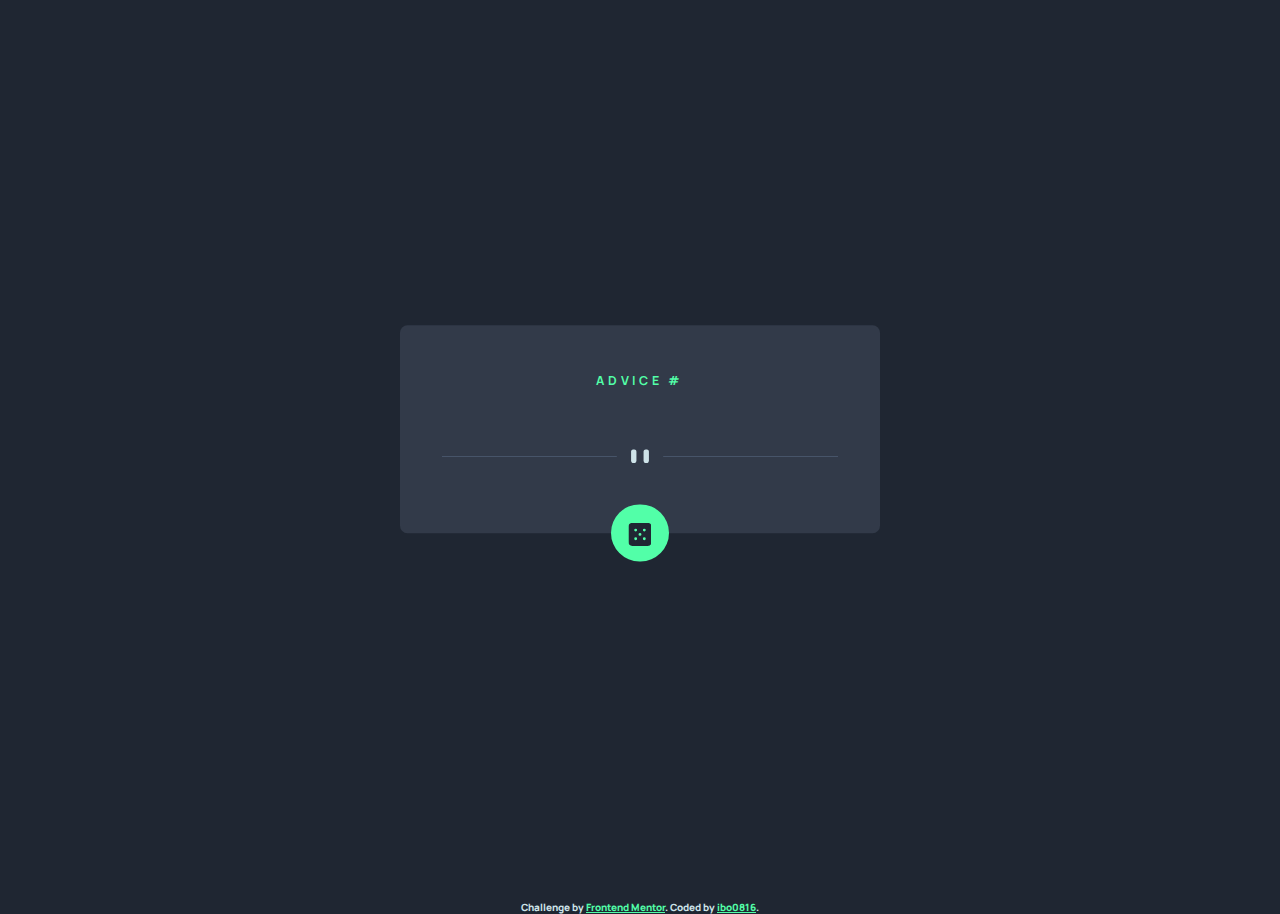
<file: advice-generator-app-main/index.html>
<!DOCTYPE html>
<html lang="en">
<head>
  <meta charset="UTF-8">
  <meta name="viewport" content="width=device-width, initial-scale=1.0"> <!-- displays site properly based on user's device -->

  <link rel="icon" type="image/png" sizes="32x32" href="./images/favicon-32x32.png">
  <link rel="stylesheet" type="text/css" href="style.css">
  <title>Frontend Mentor | Advice generator app</title>
</head>
<body>
  <main>
    <h1>Advice #<span id="advice_id"></span></h1>
    <p></p>
    <img src="images/pattern-divider-mobile.svg" alt="">
    <button type="button">
      <img src="images/icon-dice.svg" alt="button image">
    </button>
  </main>
  <footer>
    Challenge by <a href="https://www.frontendmentor.io?ref=challenge" target="_blank">Frontend Mentor</a>. 
    Coded by <a href="https://github.com/ibo0816/frontend-mentor-challenges/tree/main/advice-generator-app-main">ibo0816</a>.
  </footer>
  <script src="advice.js"></script>
</body>
</html>
</file>
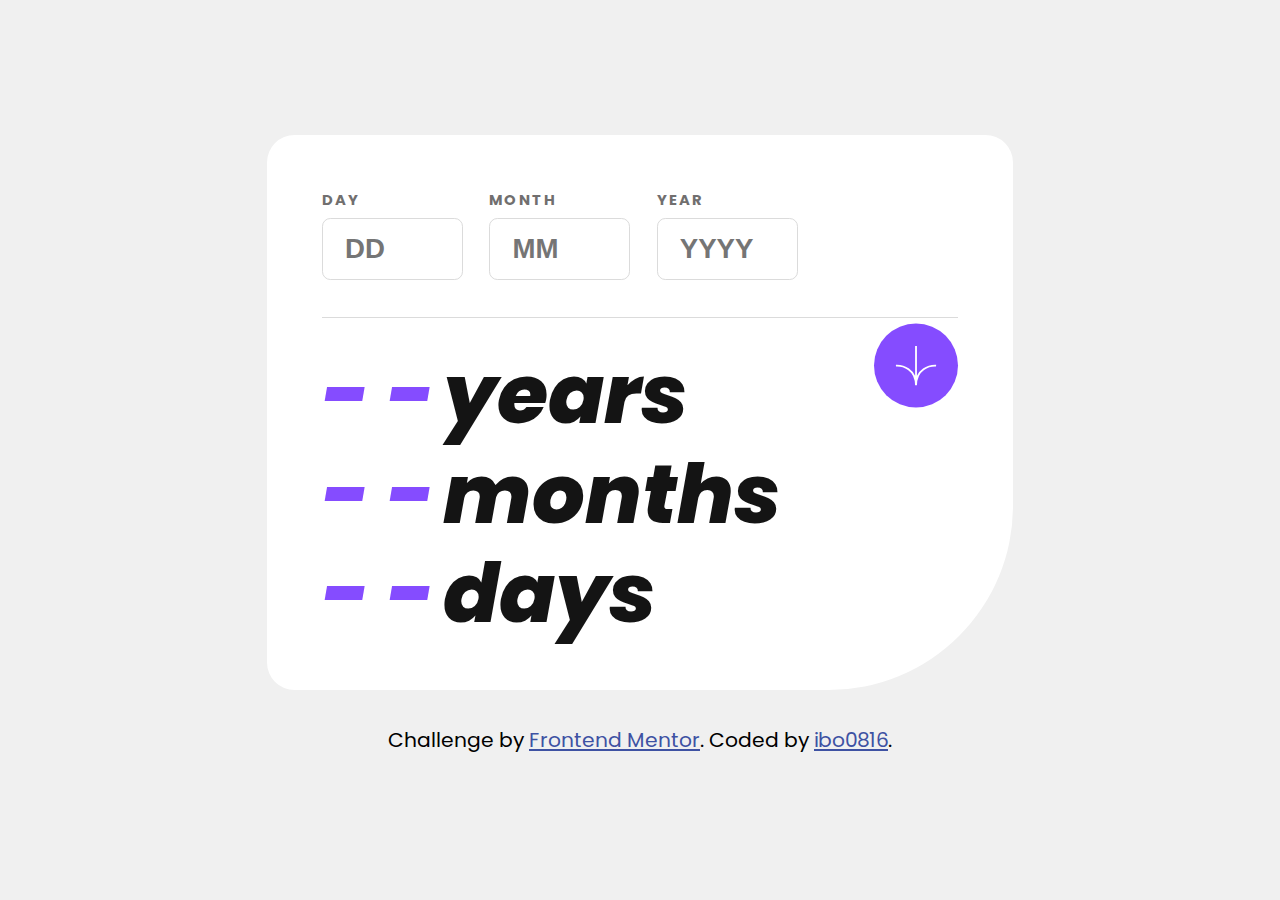
<file: age-calculator-app-main/index.html>
<!DOCTYPE html>
<html lang="en">
<head>
  <meta charset="UTF-8">
  <meta name="viewport" content="width=device-width, initial-scale=1.0"> <!-- displays site properly based on user's device -->

  <link rel="icon" type="image/png" sizes="32x32" href="./assets/images/favicon-32x32.png">
  <link rel="stylesheet" type="text/css" href="style.css">
  <title>Frontend Mentor | Age calculator app</title>
</head>
<body>
  <main>
    <section id="date">
      <form>
        <div class="user_input">
          <label for="user_day">Day</label>
          <input id="user_day" type="number" maxlength="2" placeholder="DD" name="day">
          <p class="error_msg"></p>
        </div>
        <div class="user_input">
          <label for="user_month">Month</label>
          <input id="user_month" type="number" maxlength="2" placeholder="MM" name="month">
          <p class="error_msg"></p>
        </div>
        <div class="user_input">
          <label for="user_year">Year</label>
          <input id="user_year" type="number" maxlength="4" placeholder="YYYY" name="year">
          <p class="error_msg"></p>
        </div>
        <div class="circle">
          <button type="submit">
            <img src="assets/images/icon-arrow.svg" alt="">
          </button>
        </div>
      </form>
    </section>
    <section id="age">
      <p id="age_year"><span class="calculated_age">- -</span>years</p>
      <p id="age_month"><span class="calculated_age">- -</span>months</p>
      <p id="age_day"><span class="calculated_age">- -</span>days</p>
    </section>
  </main>
  <footer>
    Challenge by <a href="https://www.frontendmentor.io?ref=challenge" target="_blank">Frontend Mentor</a>. 
    Coded by <a href="https://github.com/ibo0816/frontend-mentor-challenges/tree/main/age-calculator-app-main">ibo0816</a>.
  </footer>
  <script src="script.js"></script>
</body>
</html>
</file>
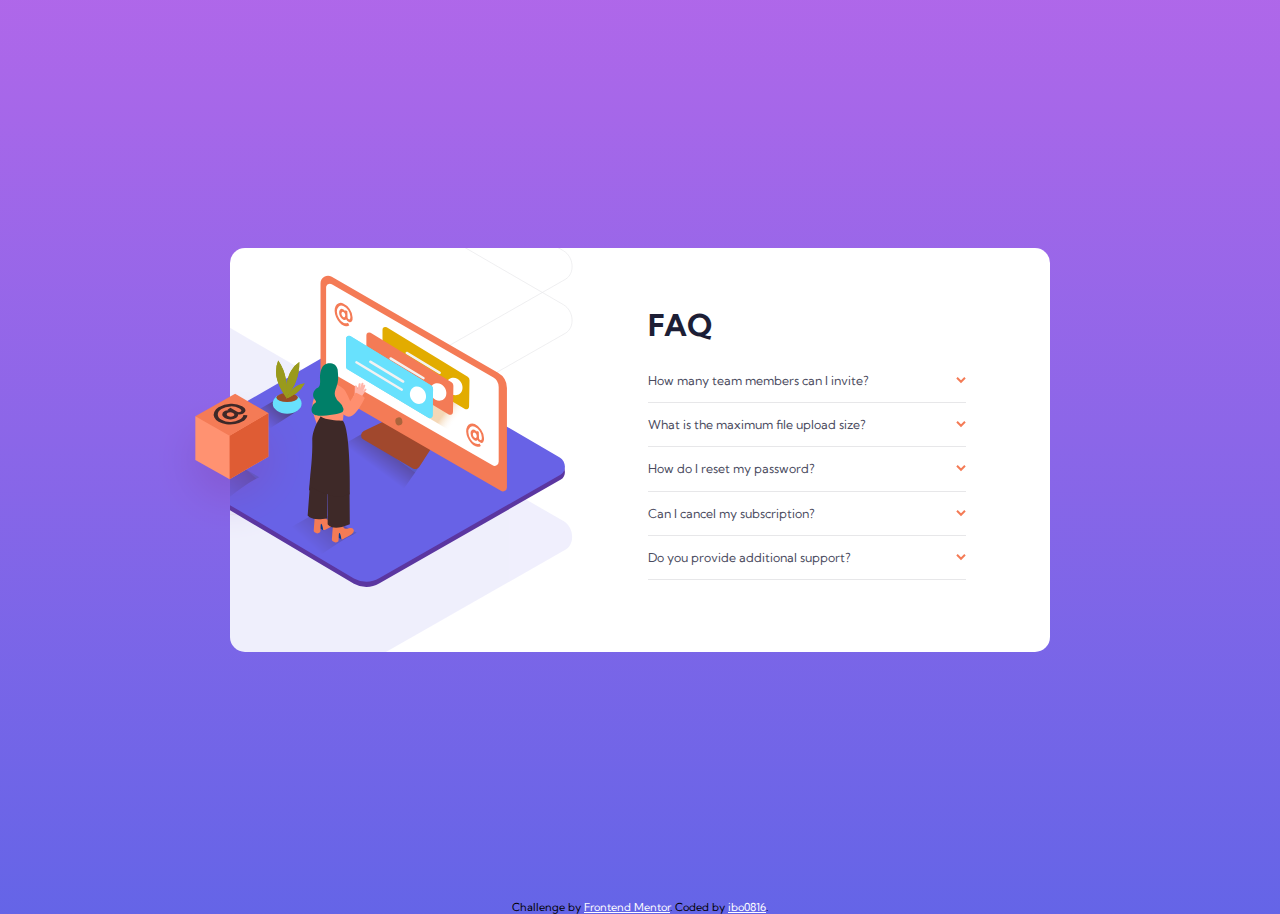
<file: faq-accordion-card-main/index.html>
<!DOCTYPE html>
<html lang="en">
<head>
  <meta charset="UTF-8">
  <meta name="viewport" content="width=device-width, initial-scale=1.0"> <!-- displays site properly based on user's device -->

  <link rel="icon" type="image/png" sizes="32x32" href="./images/favicon-32x32.png">
  <link rel="stylesheet" type="text/css" href="style.css">
  <title>Frontend Mentor | FAQ Accordion Card</title>
</head>
<body>
  <main>
    <section>
      <img src="images/illustration-woman-online-mobile.svg" alt="">
      <h1>FAQ</h1>
      <ul>
        <li>
          <input type="checkbox" id="btn1" hidden>
          <label for="btn1">
            <h2>How many team members can I invite?</h2>
            <span class="arrow"></span>
          </label>
          <p>You can invite up to 2 additional users on the Free plan. There is no limit on 
            team members for the Premium plan.</p>
        </li>
        <li>
          <input type="checkbox" id="btn2" hidden>
          <label for="btn2">
            <h2>What is the maximum file upload size?</h2>
            <span class="arrow"></span>
          </label>
          <p>No more than 2GB. All files in your account must fit your allotted storage space.</p>
        </li>
        <li>
          <input type="checkbox" id="btn3" hidden>
          <label for="btn3">
            <h2>How do I reset my password?</h2>
            <span class="arrow"></span>
          </label>
          <p>Click “Forgot password” from the login page or “Change password” from your profile page.
            A reset link will be emailed to you.</p>
        </li>
        <li>
          <input type="checkbox" id="btn4" hidden>
          <label for="btn4">
            <h2>Can I cancel my subscription?</h2>
            <span class="arrow"></span>
          </label>
          <p>Yes! Send us a message and we’ll process your request no questions asked.</p>
        </li>
        <li>
          <input type="checkbox" id="btn5" hidden>
          <label for="btn5">
            <h2>Do you provide additional support?</h2>
            <span class="arrow"></span>
          </label>
          <p>Chat and email support is available 24/7. Phone lines are open during normal business hours.</p>
        </li>
      </ul>
    </section>
  </main>
  <footer>
    Challenge by <a href="https://www.frontendmentor.io?ref=challenge" target="_blank">Frontend Mentor</a>. 
    Coded by <a href="https://github.com/ibo0816/frontend-mentor-challenges/tree/main/faq-accordion-card-main">ibo0816</a>.
  </footer>
</body>
</html>
</file>
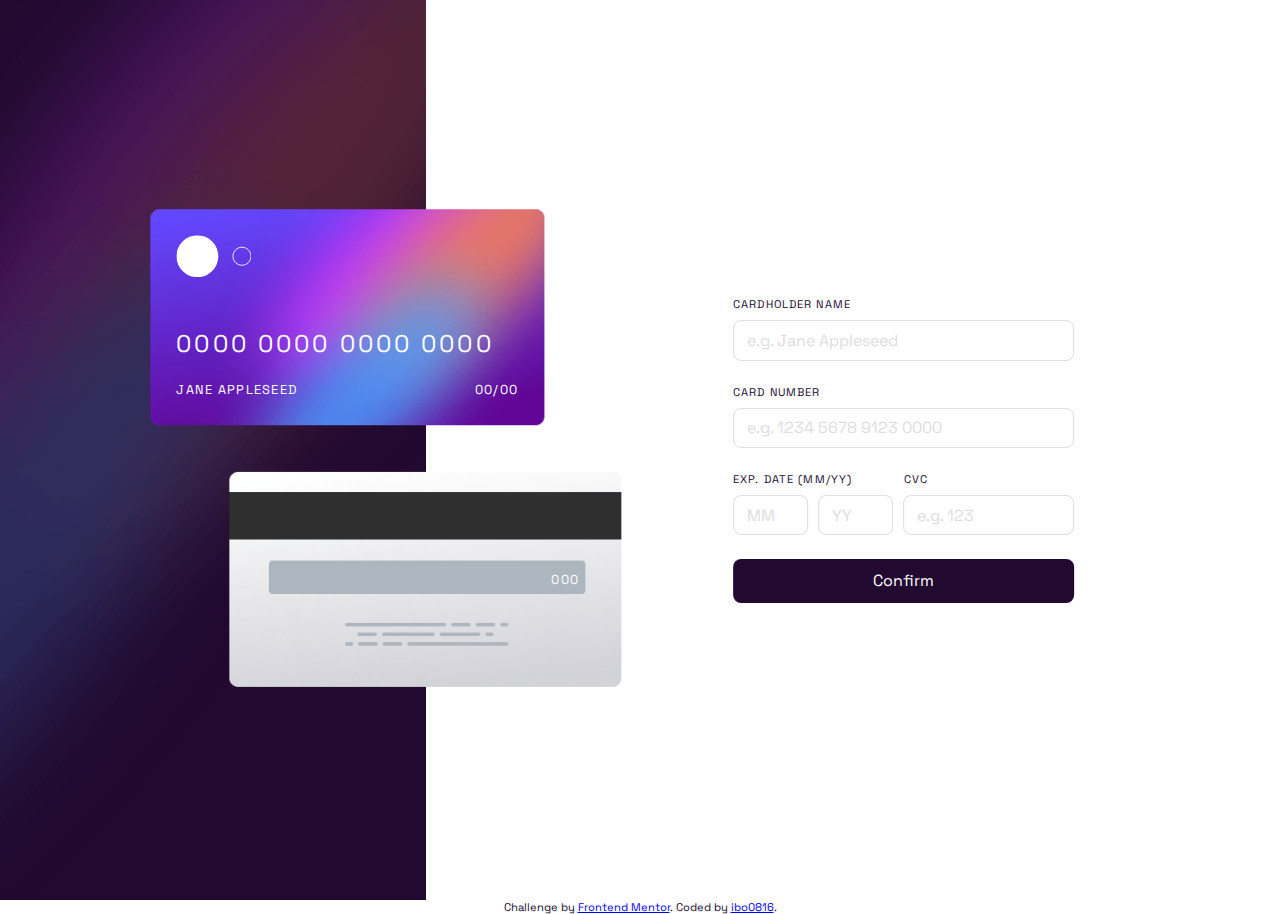
<file: interactive-card-details-form-main/index.html>
<!DOCTYPE html>
<html lang="en">
<head>
  <meta charset="UTF-8">
  <meta name="viewport" content="width=device-width, initial-scale=1.0"> <!-- displays site properly based on user's device -->

  <link rel="icon" type="image/png" sizes="32x32" href="./images/favicon-32x32.png">
  <link rel="stylesheet" type="text/css" href="style.css">
  <title>Frontend Mentor | Interactive card details form</title>
</head>
<body>
  <main>
    <div id="card">
      <div id="card_front">
        <img src="images/card-logo.svg" alt="card logo">
        <p id="card_num">0000 0000 0000 0000</p>
        <div>
          <p id="cardholder_name">Jane Appleseed</p>
          <p id="date">
            <span id="month">00</span>/<span id="year">00</span>
          </p>
        </div>
      </div>
      <div id="card_back">
        <p id="cvc">000</p>
      </div>
    </div>
    <div id="content">
      <div id="input">
        <form>
          <label for="input_name">Cardholder Name</label>
          <div>
            <input type="text" id="input_name" placeholder="e.g. Jane Appleseed">
            <p class="error_msg"></p>
          </div>

          <label for="input_num">Card Number</label>
          <div>
            <input type="text" id="input_num" maxlength="19" placeholder="e.g. 1234 5678 9123 0000">
            <p class="error_msg"></p>
          </div>

          <label class="half">Exp. Date (MM/YY)</label>
          <label for="input_cvc" class="half">CVC</label>
          <div id="last_line_input">
            <input type="text" id="input_month" maxlength="2" placeholder="MM">
            <input type="text" id="input_year" maxlength="2" placeholder="YY">
            <input type="text" id="input_cvc" maxlength="3" placeholder="e.g. 123">
            <p class="error_msg half"></p>
            <p class="error_msg half"></p>
          </div>

          <button type="submit">Confirm</button>
        </form>
      </div>
      <div id="completed">
        <img src="images/icon-complete.svg" alt="">
        <h1>Thank you!</h1>
        <p>We've added your card details</p>
        <button type="button">Continue</button>
      </div>
    </div>
  </main>
  <footer>
    Challenge by <a href="https://www.frontendmentor.io?ref=challenge" target="_blank">Frontend Mentor</a>. 
    Coded by <a href="https://github.com/ibo0816/frontend-mentor-challenges/tree/main/interactive-card-details-form-main">ibo0816</a>.
  </footer>
  <script src="script.js"></script>
</body>
</html>
</file>
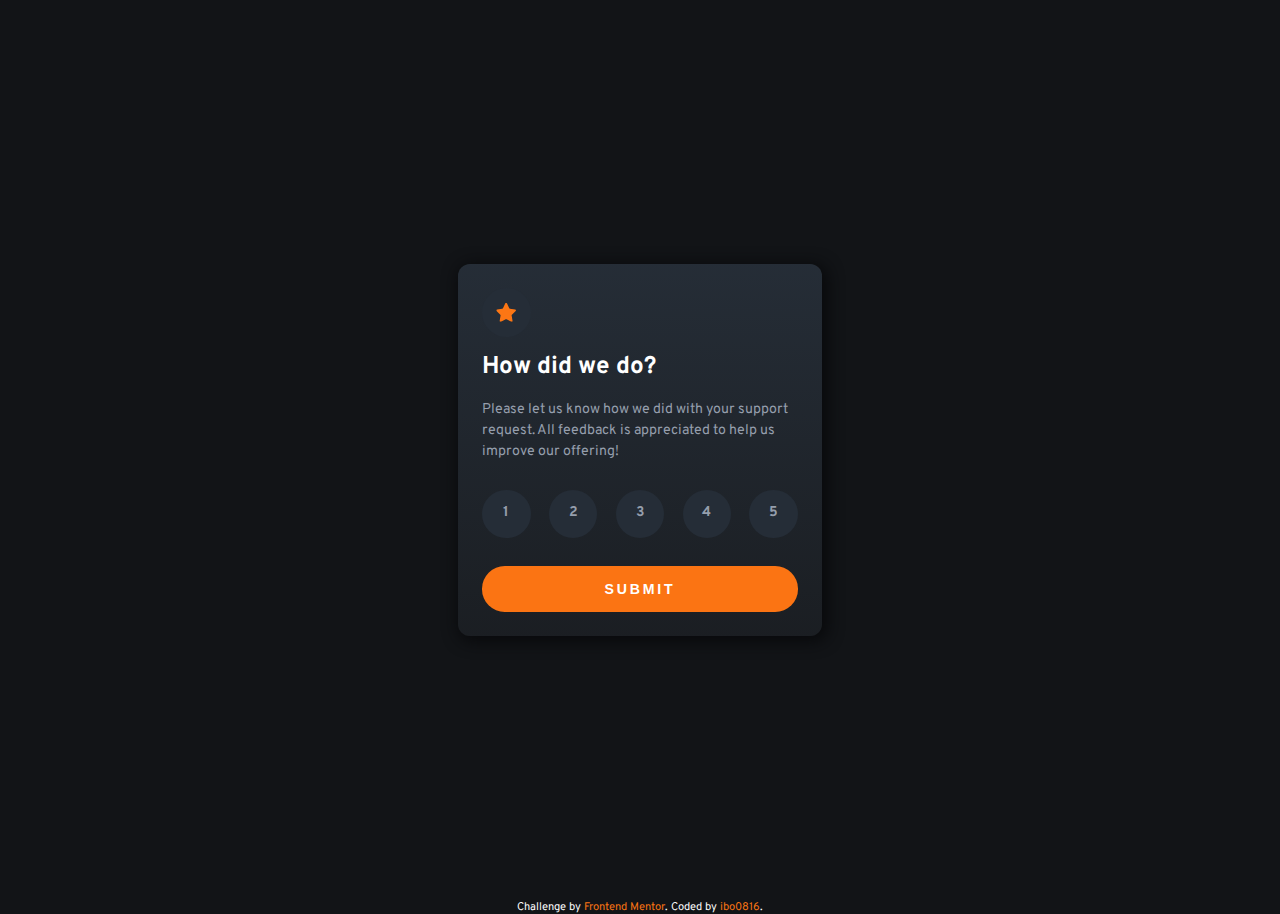
<file: interactive-rating-component-main/index.html>
<!DOCTYPE html>
<html lang="en">
<head>
  <meta charset="UTF-8">
  <meta name="viewport" content="width=device-width, initial-scale=1.0"> <!-- displays site properly based on user's device -->

  <link rel="icon" type="image/png" sizes="32x32" href="./images/favicon-32x32.png">
  <link rel="stylesheet" type="text/css" href="style.css">
  <script src="script.js"></script>
  <title>Frontend Mentor | Interactive rating component</title>
</head>
<body>
  <main>
    <section id="rating">
      <div class="circle"><img src="images/icon-star.svg" alt=""></div>
      <h1>How did we do?</h1>
      <p>Please let us know how we did with your support request. All feedback is appreciated 
        to help us improve our offering!</p>
      <form>
        <div class="radio_btn">
          <input type="radio" name="rate" id="num1" value="1"><div class="circle"><label for="num1">1</label></div>
          <input type="radio" name="rate" id="num2" value="2"><div class="circle"><label for="num2">2</label></div>
          <input type="radio" name="rate" id="num3" value="3"><div class="circle"><label for="num3">3</label></div>
          <input type="radio" name="rate" id="num4" value="4"><div class="circle"><label for="num4">4</label></div>
          <input type="radio" name="rate" id="num5" value="5"><div class="circle"><label for="num5">5</label></div>
        </div>
        <input type="submit" value="Submit" id="submit" onclick="changeScreen(); return false;">
      </form>
    </section>
    <section id="thank">
      <img src="images/illustration-thank-you.svg" alt="">
      <p id="result">You selected <span id="u_input"></span> out of 5</p>
      <h1>Thank you!</h1>
      <p>We appreciate you taking the time to give a rating. If you ever need more support, 
        don’t hesitate to get in touch!</p>
    </section>
  </main>
  <footer>
    Challenge by <a href="https://www.frontendmentor.io?ref=challenge" target="_blank">Frontend Mentor</a>. 
    Coded by <a href="https://github.com/ibo0816/frontend-mentor-challenges/tree/main/interactive-rating-component-main">ibo0816</a>.
  </footer>
</body>
</html>
</file>
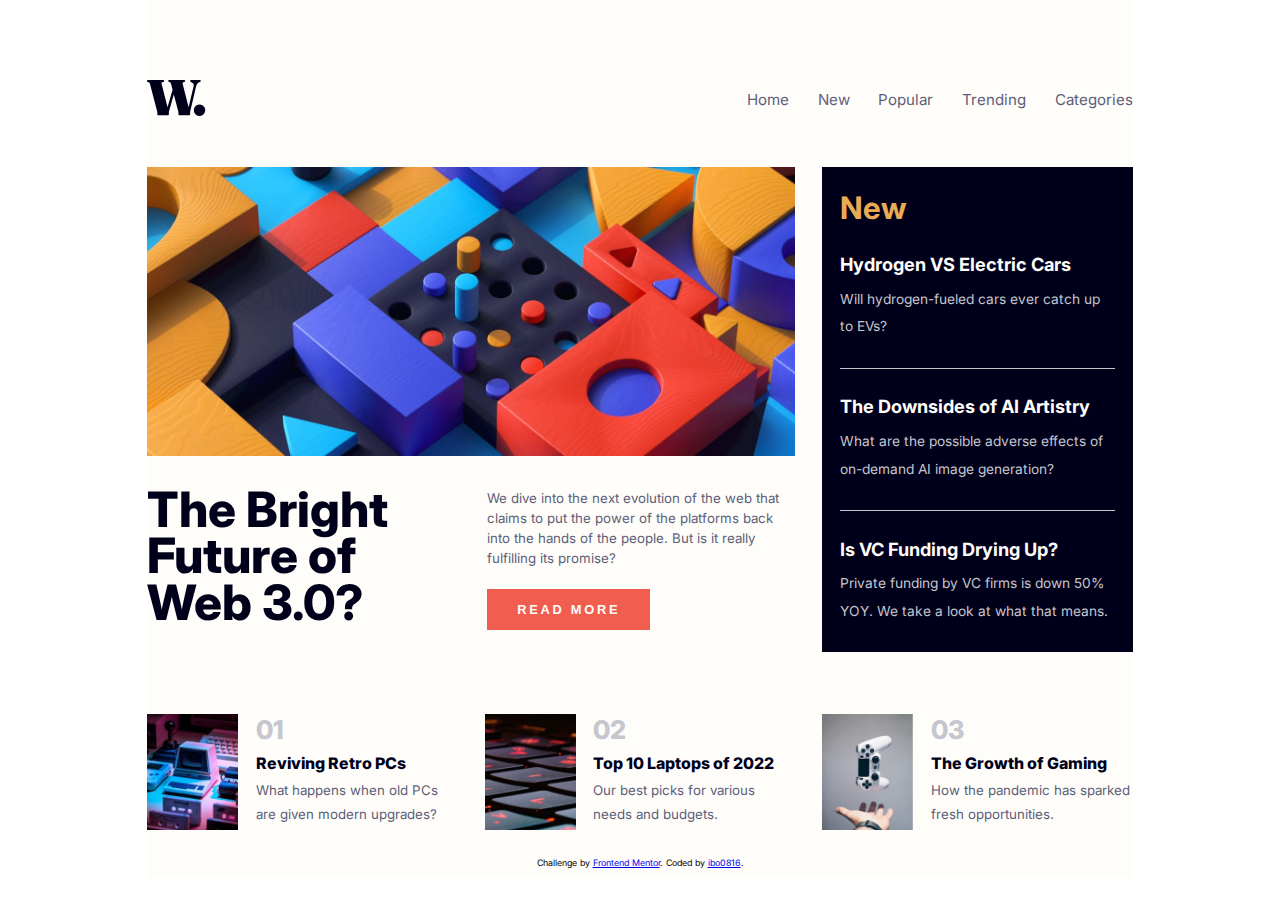
<file: news-homepage-main/index.html>
<!DOCTYPE html>
<html lang="en">
<head>
  <meta charset="UTF-8">
  <meta name="viewport" content="width=device-width, initial-scale=1.0"> <!-- displays site properly based on user's device -->

  <link rel="icon" type="image/png" sizes="32x32" href="./assets/images/favicon-32x32.png">
  <link rel="stylesheet" href="style.css">
  <title>Frontend Mentor | News homepage</title>
</head>
<body>
  <div id="filter"></div>
  <div id="container">
    <header>
      <a href="index.html">
        <img id="logo" src="assets/images/logo.svg">
      </a>
      <img id="menu_btn" src="assets/images/icon-menu.svg">
      <nav>
        <img id="menu_close_btn" src="assets/images/icon-menu-close.svg">
        <ul>
          <li>Home</li>
          <li>New</li>
          <li>Popular</li>
          <li>Trending</li>
          <li>Categories</li>
        </ul>
      </nav>
    </header>
    <main>
      <section id="main_article">
        <img src="assets/images/image-web-3-mobile.jpg">
        <h1>The Bright Future of Web 3.0?</h1>
        <p>
          We dive into the next evolution of the web that claims to put the power of the platforms back into the hands of the people. 
          But is it really fulfilling its promise?
          <br>
          <button>Read more</button>
        </p>
      </section>
      <section id="new">
        <h1>New</h1>
        <ul>
          <li>
            <h2>Hydrogen VS Electric Cars</h2>
            <p>
              Will hydrogen-fueled cars ever catch up to EVs?
            </p>
          </li>
          <li>
            <h2>The Downsides of AI Artistry</h2>
            <p>
              What are the possible adverse effects of on-demand AI image generation?
            </p>
          </li>
          <li>
            <h2>Is VC Funding Drying Up?</h2>
            <p>
              Private funding by VC firms is down 50% YOY. We take a look at what that means.
            </p>
          </li>
        </ul>
      </section>
      <section id="ranking">
        <ul>
          <li>
            <img src="assets/images/image-retro-pcs.jpg">
            <div class="ranking_content">
              <h1>01</h1>
              <h2>Reviving Retro PCs</h2>
              <p>
                What happens when old PCs are given modern upgrades?
              </p>
            </div>
          </li>
          <li>
            <img src="assets/images/image-top-laptops.jpg">
            <div class="ranking_content">
              <h1>02</h1>
              <h2>Top 10 Laptops of 2022</h2>
              <p>
                Our best picks for various needs and budgets.
              </p>
            </div>
          </li>
          <li>
            <img src="assets/images/image-gaming-growth.jpg">
            <div class="ranking_content">
              <h1>03</h1>
              <h2>The Growth of Gaming</h2>
              <p>
                How the pandemic has sparked fresh opportunities.
              </p>
            </div>
          </li>
        </ul>
      </section>
    </main>
    <footer>
      Challenge by <a href="https://www.frontendmentor.io?ref=challenge" target="_blank">Frontend Mentor</a>. 
      Coded by <a href="https://github.com/ibo0816/frontend-mentor-challenges/tree/main/news-homepage-main">ibo0816</a>.
    </footer>
  </div>
  <script src="menu_btn.js"></script>
</body>
</html>
</file>
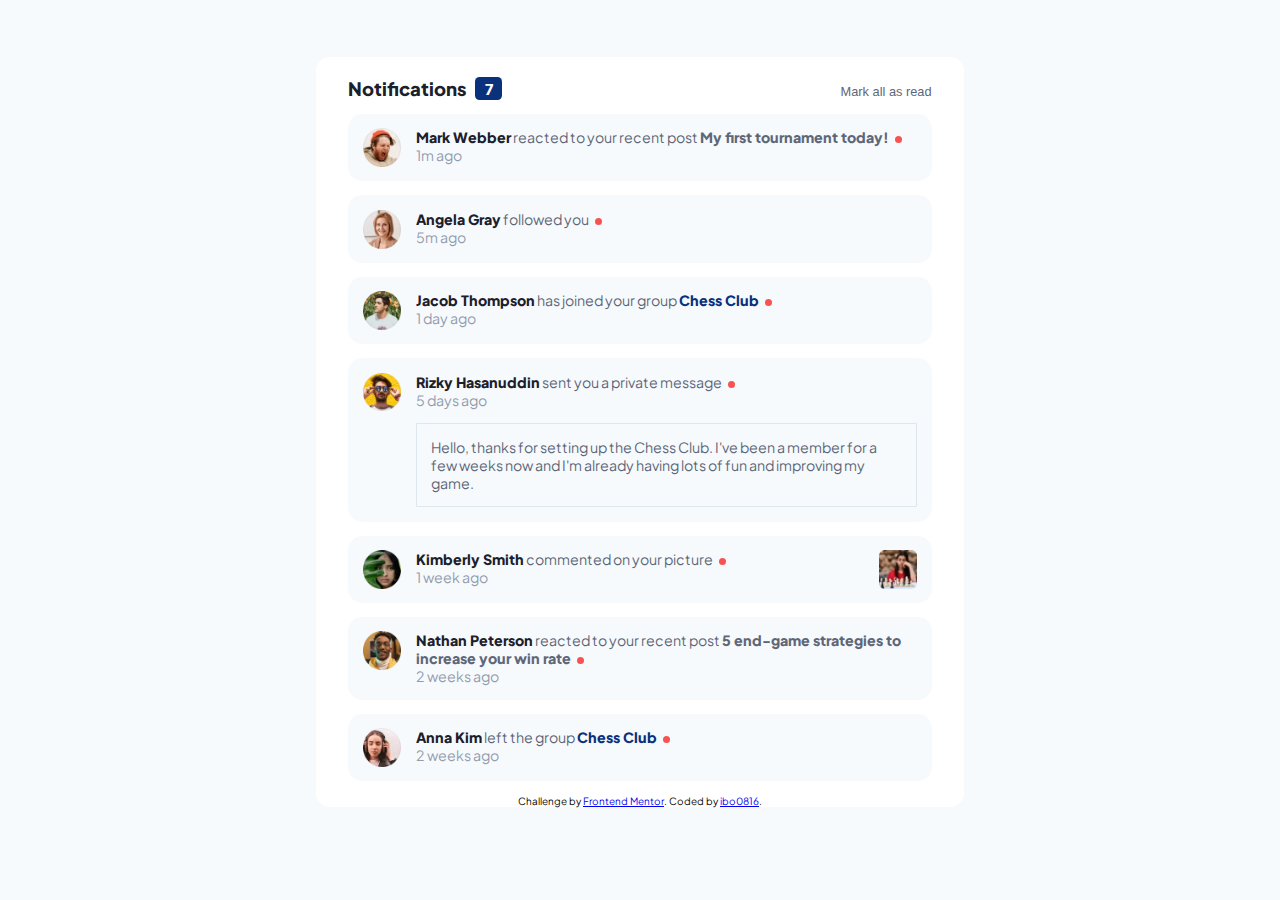
<file: notifications-page-main/index.html>
<!DOCTYPE html>
<html lang="en">
<head>
  <meta charset="UTF-8">
  <meta name="viewport" content="width=device-width, initial-scale=1.0"> <!-- displays site properly based on user's device -->

  <link rel="icon" type="image/png" sizes="32x32" href="./assets/images/favicon-32x32.png">
  <link rel="stylesheet" type="text/css" href="style.css">
  <title>Frontend Mentor | Notifications page</title>
</head>
<body>
  <header>
    <div id="title">
      <p>Notifications</p>
      <p id="unread_num">0</p>
    </div>
    <button>Mark all as read</button>
  </header>
  <main>
    <article class="unread">
      <img src="assets/images/avatar-mark-webber.webp" alt="">
      <div>
        <p class="content">
          <span class="user_name">Mark Webber</span> reacted to your recent post <span class="post">My first tournament today!</span>
          <span class="mark"></span>
        </p>
        <p class="passed_time">
          1m ago
        </p>
      </div>
    </article>
    <article class="unread">
      <img src="assets/images/avatar-angela-gray.webp" alt="">
      <div>
        <p class="content">
          <span class="user_name">Angela Gray</span> followed you
          <span class="mark"></span>
        </p>
        <p class="passed_time">
          5m ago
        </p>
      </div>
    </article>
    <article class="unread">
      <img src="assets/images/avatar-jacob-thompson.webp" alt="">
      <div>
        <p class="content">
          <span class="user_name">Jacob Thompson</span> has joined your group <span class="club">Chess Club</span>
          <span class="mark"></span>
        </p>
        <p class="passed_time">
          1 day ago
        </p>
      </div>
    </article>
    <article class="unread">
      <img src="assets/images/avatar-rizky-hasanuddin.webp" alt="">
      <div>
        <p class="content">
          <span class="user_name">Rizky Hasanuddin</span> sent you a private message
          <span class="mark"></span>
        </p>
        <p class="passed_time">
          5 days ago
        </p>
        <p class="message">
          Hello, thanks for setting up the Chess Club. I've been a member for a few weeks now and 
          I'm already having lots of fun and improving my game.
        </p>
      </div>
    </article>
    <article class="unread">
      <img src="assets/images/avatar-kimberly-smith.webp" alt="">
      <div>
        <p class="content">
          <span class="user_name">Kimberly Smith</span> commented on your picture
          <span class="mark"></span>
        </p>
        <p class="passed_time">
          1 week ago
        </p>
      </div>
      <img src="assets/images/image-chess.webp" alt="" class="picture">
    </article>
    <article class="unread">
      <img src="assets/images/avatar-nathan-peterson.webp" alt="">
      <div>
        <p class="content">
          <span class="user_name">Nathan Peterson</span> reacted to your recent post <span class="post">5 end-game strategies to increase your win rate</span>
          <span class="mark"></span>
        </p>
        <p class="passed_time">
          2 weeks ago
        </p>
      </div>
    </article>
    <article class="unread">
      <img src="assets/images/avatar-anna-kim.webp" alt="">
      <div>
        <p class="content">
          <span class="user_name">Anna Kim</span> left the group <span class="club">Chess Club</span>
          <span class="mark"></span>
        </p>
        <p class="passed_time">
          2 weeks ago
        </p>
      </div>
    </article>
  </main>
  <footer>
    Challenge by <a href="https://www.frontendmentor.io?ref=challenge" target="_blank">Frontend Mentor</a>. 
    Coded by <a href="https://github.com/ibo0816/frontend-mentor-challenges/tree/main/notifications-page-main">ibo0816</a>.
  </footer>
  <script src="script.js"></script>
</body>
</html>
</file>
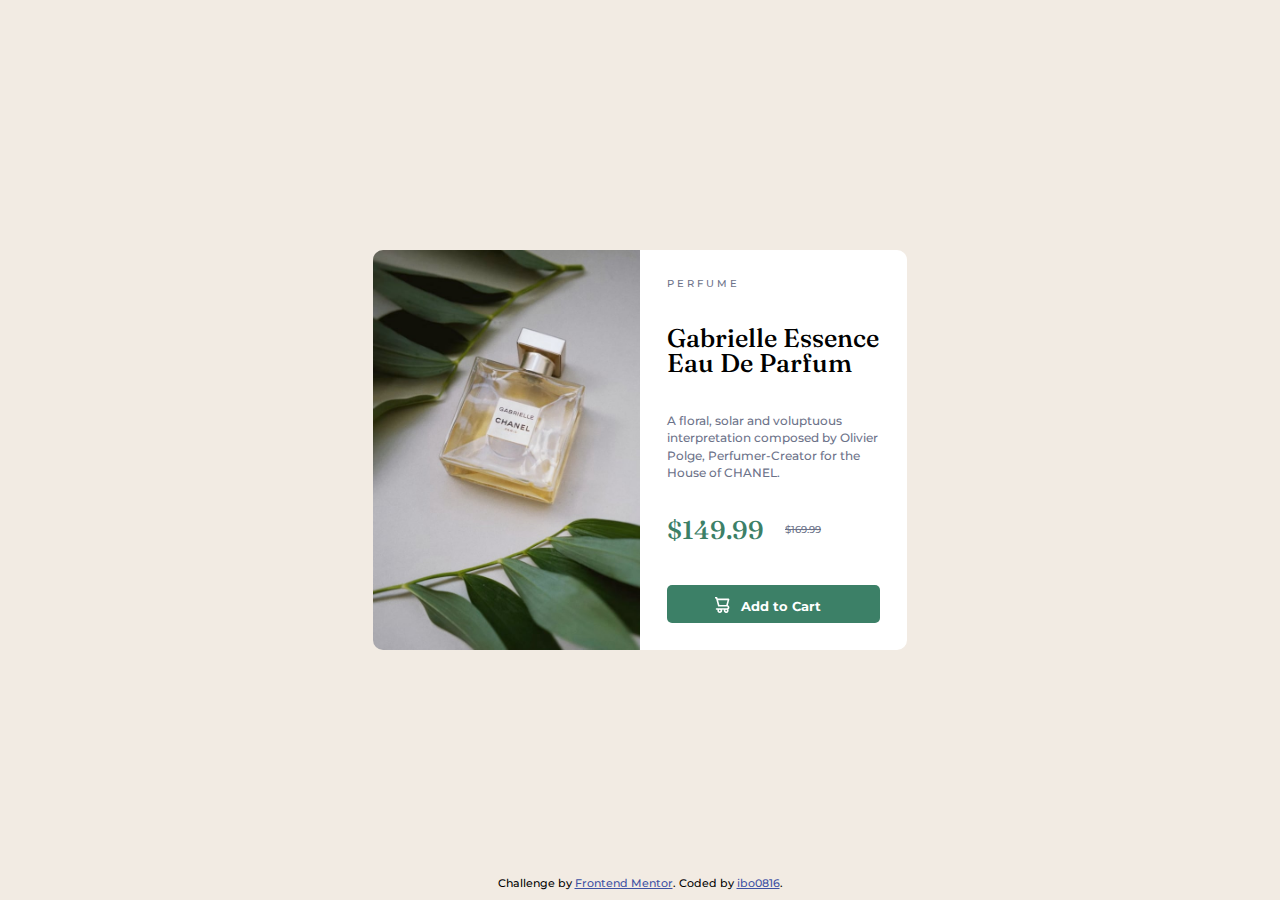
<file: product-preview-card-component-main/index.html>
<!DOCTYPE html>
<html lang="en">
<head>
  <meta charset="UTF-8">
  <meta name="viewport" content="width=device-width, initial-scale=1.0"> <!-- displays site properly based on user's device -->

  <link rel="icon" type="image/png" sizes="32x32" href="./images/favicon-32x32.png">
  
  <title>Frontend Mentor | Product preview card component</title>

  <link rel="stylesheet" href="style.css">
</head>
<body>
  <main>
    <img src="images/image-product-desktop.jpg" alt="perfume" width="300">
    <section>
      <h1>Perfume</h1>
      <h2>Gabrielle Essence Eau De Parfum</h2>
      <p id="exp">
        A floral, solar and voluptuous interpretation composed by Olivier Polge, 
        Perfumer-Creator for the House of CHANEL.
      </p>
      <p id="price">$149.99</p>
      <button>Add to Cart</button>
    </section>
  </main>
  <footer>
    Challenge by <a href="https://www.frontendmentor.io?ref=challenge" target="_blank">Frontend Mentor</a>. 
    Coded by <a href="https://github.com/ibo0816/frontend-mentor-challenges/tree/main/product-preview-card-component-main">ibo0816</a>.
  </footer>
</body>
</html>
</file>
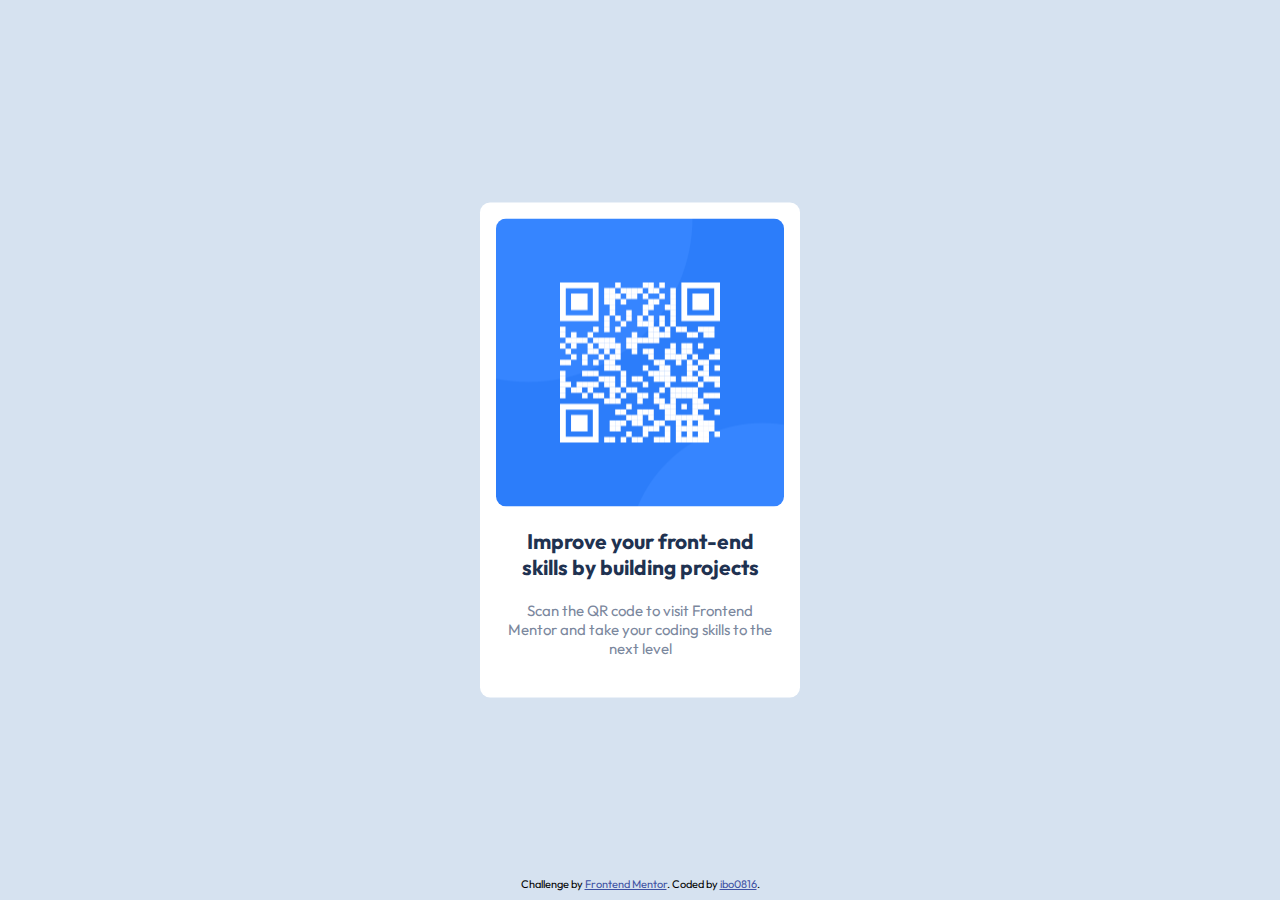
<file: qr-code-component-main/index.html>
<!DOCTYPE html>
<html lang="en">
<head>
  <meta charset="UTF-8">
  <meta name="viewport" content="width=device-width, initial-scale=1.0"> <!-- displays site properly based on user's device -->

  <link rel="icon" type="image/png" sizes="32x32" href="./images/favicon-32x32.png">
  <link rel="stylesheet" type="text/css" href="style.css">
  <title>Frontend Mentor | QR code component</title>

</head>
<body>
  <main>
    <img src="images/image-qr-code.png" alt="QR code" width="288" height="288">
    <h1>Improve your front-end skills by building projects</h1>
    <p>Scan the QR code to visit Frontend Mentor and take your coding skills to the next level</p>
  </main>
  <footer>
    Challenge by <a href="https://www.frontendmentor.io?ref=challenge" target="_blank">Frontend Mentor</a>. 
    Coded by <a href="https://github.com/ibo0816/frontend-mentor-challenges/tree/main/qr-code-component-main">ibo0816</a>.
  </footer>
</body>
</html>
</file>
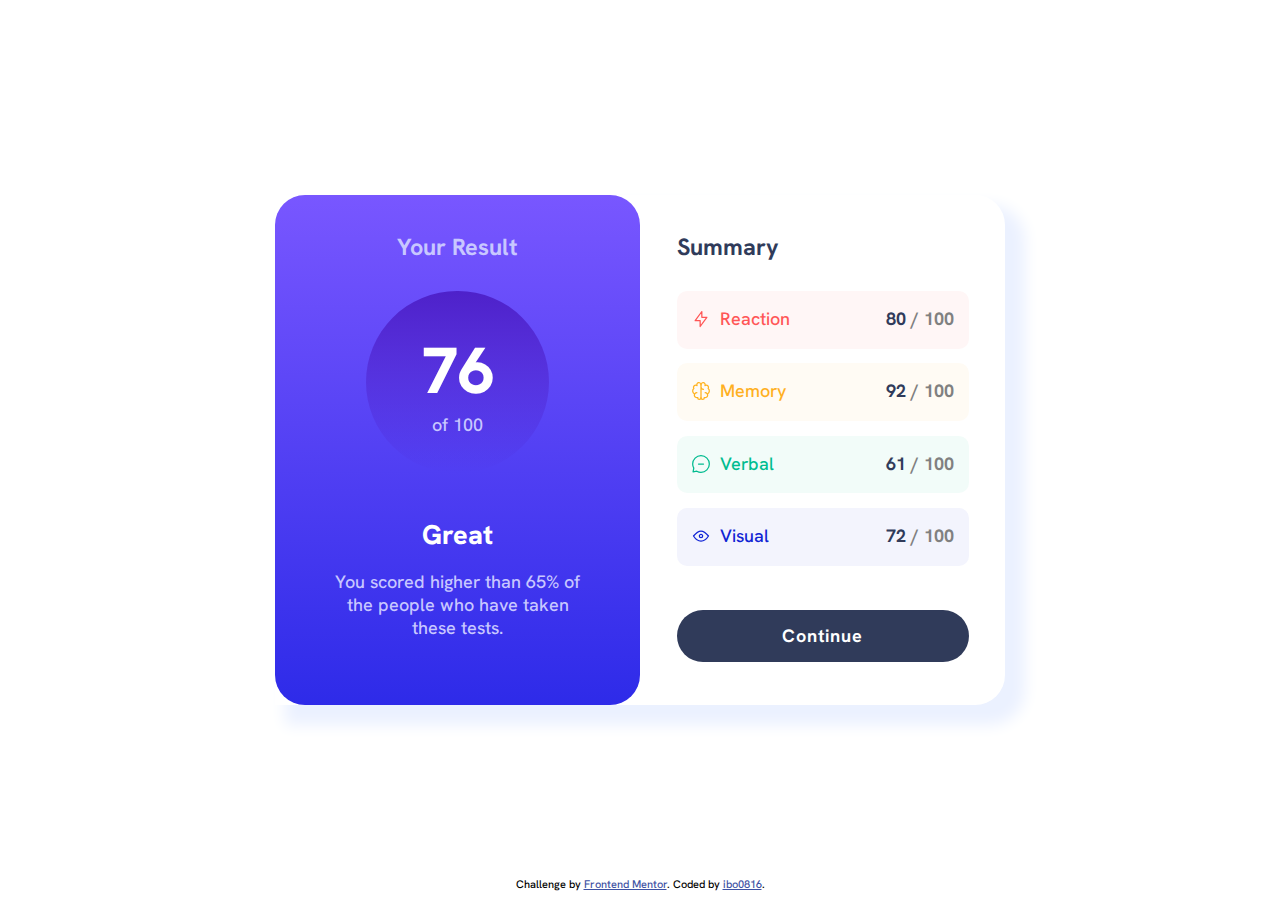
<file: results-summary-component-main/index.html>
<!DOCTYPE html>
<html lang="en">
<head>
  <meta charset="UTF-8">
  <meta name="viewport" content="width=device-width, initial-scale=1.0"> <!-- displays site properly based on user's device -->

  <link rel="icon" type="image/png" sizes="32x32" href="./assets/images/favicon-32x32.png">
  <link rel="stylesheet" type="text/css" href="style.css">

  <title>Frontend Mentor | Results summary component</title>
</head>
<body>
  <main>
    <section id="result">
      <h1>Your Result</h1>
      <div id="r_circle">
        <p><span id="r_score">76</span><br>
          of 100</p>
      </div>
      <div id="r_rating">
        Great
      </div>
      <div id="r_comment">
        You scored higher than 65% of the people who have taken these tests.
      </div>
    </section>
    <section id="summary">
      <h1>Summary</h1>
      <ul>
        <li>
          <span class="s_text">Reaction</span><span class="s_score">80 <span class="gray">/ 100</span></span>
        </li>
        <li>
          <span class="s_text">Memory</span><span class="s_score">92 <span class="gray">/ 100</span></span>
        </li>
        <li>
          <span class="s_text">Verbal</span><span class="s_score">61 <span class="gray">/ 100</span></span>
        </li>
        <li>
          <span class="s_text">Visual</span><span class="s_score">72 <span class="gray">/ 100</span></span>
        </li>
      </ul>
      <input type="button" value="Continue">
    </section>
  </main>
  <footer>
    Challenge by <a href="https://www.frontendmentor.io?ref=challenge" target="_blank">Frontend Mentor</a>.
    Coded by <a href="https://github.com/ibo0816/frontend-mentor-challenges/tree/main/results-summary-component-main">ibo0816</a>.
  </footer>
</body>
</html>
</file>
<file: advice-generator-app-main/style.css>
@import url('https://fonts.googleapis.com/css2?family=Manrope:wght@800&display=swap');

* {
  padding: 0;
  margin: 0;
  box-sizing: border-box;
}

html {
  font-size: 7.46vw;
  font-family: 'Manrope', sans-serif;
  font-weight: 800;
}

body {
  width: 100%;
  min-height: 100vh;
  background-color: hsl(218, 23%, 16%);
  display: flex;
  flex-wrap: wrap;
  justify-content: center;
  align-items: center;
  position: relative;
}

main {
  width: 90.66%;
  padding: 0.5em 0.8em;
  background-color: hsl(217, 19%, 24%);
  border-radius: 0.3em;
  transform: translateY(-10%);
  display: flex;
  flex-wrap: wrap;
  justify-content: center;
  text-align: center;
  position: relative;
}

h1 {
  width: 100%;
  padding: 1.6em 0;
  text-transform: uppercase;
  letter-spacing: 0.3em;
  font-size: 0.4rem;
  color: hsl(150, 100%, 66%);
}

p {
  width: 100%;
  font-size: 0.8rem;
  color: hsl(193, 38%, 86%);
}

main > img {
  width: 100%;
  padding-top: 1em;
  padding-bottom: 2em;
}

button {
  width: 21.35%;
  height: 0;
  background-color: transparent;
  border: none;
  position: absolute;
  bottom: 0;
}

button::before {
  content: "";
  display: block;
  padding-bottom: 100%;
  background-color: hsl(150, 100%, 66%);
  border-radius: 50%;
  transform: translateY(-50%);
}

button > img {
  width: 40%;
  position: absolute;
  bottom: 0;
  transform: translate(-50%, 55%);
}

button:hover{
  cursor: pointer;
}

button:hover::before {
  box-shadow: 0 0 30px 3px hsl(150, 100%, 66%);
}

footer {
  font-size: 0.4rem;
  color: hsl(193, 38%, 86%);
  position: absolute;
  bottom: 0;
  transform: translateY(100%);
}

footer a {
  color: hsl(150, 100%, 66%);
}

@media screen and (min-width: 1024px){
  html {
    font-size: 1.94vw;
  }

  main {
    width: 37.5%;
    padding: 1em 1.7em;
  }

  main h1 {
    padding: 1.8em 0;
    font-size: 0.5rem;
  }

  main p {
    font-size: 1rem;
  }

  main > img {
    content: url('images/pattern-divider-desktop.svg');
    padding-top: 1.5em;
    padding-bottom: 1.8em;
  }

  button {
    width: 12%;
  }
}
</file>
<file: age-calculator-app-main/style.css>
@import url('https://fonts.googleapis.com/css2?family=Poppins:ital,wght@0,700;1,400;1,800&display=swap');

* {
  padding: 0;
  margin: 0;
  box-sizing: border-box;
}

html {
  font-size: 2.6667vw;
  font-family: 'Poppins', sans-serif;
}

body {
  width: 100%;
  background-color: hsl(0, 0%, 94%);
  display: flex;
  flex-flow: row wrap;
  justify-content: center;
}

main {
  width: 93.3333%;
  margin-top: 8.5em;
  border-radius: 2.0em;
  border-bottom-right-radius: 8.0em;
  background-color: hsl(0, 0%, 100%);
  display: flex;
  flex-flow: row wrap;
  justify-content: center;
}

#date {
  width: 82.857%;
  padding-top: 5.0em;
  border-bottom: 1.5px solid hsl(0, 0%, 86%);
}

#date form {
  width: 100%;
  padding-bottom: 6.0em;
  position: relative;
  display: flex;
  justify-content: space-between;
  align-items: flex-start;
}

.user_input {
  width: 29.655%;
}

.user_input label {
  width: 100%;
  margin-bottom: 0.5em;
  display: block;
  letter-spacing: 0.15em;
  text-transform: uppercase;
  font-weight: 700;
  color: hsl(0, 1%, 44%);
}

.user_input input {
  width: 100%;
  padding: 0.5em 0;
  border-radius: 0.3em;
  border: 1.5px solid hsl(0, 0%, 86%);
  font-size: 2.0rem;
  font-weight: 800;
  text-indent: 0.5em;
  color: hsl(0, 0%, 8%);
}

.user_input input:hover {
  cursor: pointer;
}

.user_input input:focus {
  outline-color: hsl(259, 55%, 39%);
}

/* input[type='number']의 오른쪽 화살표 제거 */
/* Chrome, Safari, Edge, Opera */
input::-webkit-outer-spin-button,
input::-webkit-inner-spin-button {
  -webkit-appearance: none;
  margin: 0;
}

/* Firefox */
input[type=number] {
  -moz-appearance: textfield;
}

.user_input .error_msg {
  margin-top: 0.5em;
  font-size: 0.5rem;
  font-weight: 400;
  font-style: italic;
  color: hsl(0, 100%, 67%);
  display: none;
}

.circle {
  width: 22.5%;
  position: absolute;
  bottom: 0;
  left: 50%;
  transform: translate(-50%, 50%);
}

.circle button {
  width: 100%;
  height: 0;
  border: 0;
  position: relative;
}

#date form button::before {
  content: "";
  width: 100%;
  padding-bottom: 100%;
  border-radius: 50%;
  display: block;
  background-color: hsl(259, 100%, 65%);
}

#date form button:hover::before {
  cursor: pointer;
}

#date form button:active::before {
  background-color: hsl(0, 0%, 8%);
}

#date form button img {
  width: 30%;
  position: absolute;
  top: 0;
  left: 50%;
  transform: translate(-50%, 124%);
}

#age {
  width: 82.857%;
  margin-top: 6.5em;
  margin-bottom: 4.0em;
}

#age p {
  font-size: 5.0rem;
  font-weight: 800;
  font-style: italic;
  color: hsl(0, 0%, 8%);
}

#age .calculated_age {
  margin-right: 0.1em;
  color: hsl(259, 100%, 65%);
}

footer { 
  margin-top: 20em;
  font-size: 1.1rem; 
  text-align: center;
  line-height: 3.0em;
}

footer a { 
  color: hsl(228, 45%, 44%);
}

@media screen and (min-width: 1024px){
  html {
    font-size: 1.44vw;
  }
  
  main {
    width: 58.33%;
    margin-top: 7.3em;
    padding: 3.0em;
    padding-bottom: 2.5em;
    border-radius: 1.5em;
    border-bottom-right-radius: 10em;
    justify-content: flex-start;
  }

  #date {
    width: 100%;
    padding-top: 0;
    padding-right: 8.7em;
    position: relative;
  }

  #date form {
    padding-bottom: 2.0em;
    position: static;
  }

  .user_input label {
    font-size: 0.8rem;
  }

  .user_input input {
    font-size: 1.5rem;
    text-indent: 0.8em;
  }

  .user_input .error_msg {
    font-size: 0.65rem;
  }

  footer {
    width: 100%;
  }

  .circle {
    width: 13.2%;
    left: auto;
    right: 0;
    transform: translateY(50%);
  }

  #date form button img {
    width: 50%;
    transform: translate(-50%, 55%);
  }

  #age {
    width: 100%;
    margin-top: 1.5em;
    margin-bottom: 0;
    padding-right: 8.7em;
  }

  #age p {
    font-size: 4.5rem;
    line-height: 1.2em;
  }
  
  footer {
    margin-top: 1em;
  }
}
</file>
<file: faq-accordion-card-main/style.css>
@import url('https://fonts.googleapis.com/css2?family=Kumbh+Sans:wght@400;700&display=swap');

* {
  padding: 0;
  margin: 0;
  box-sizing: border-box;
}

html {
  font-size: 2.67vw;
  font-family: 'Kumbh Sans', sans-serif;
}

body {
  width: 100%;
  background: linear-gradient(hsl(273, 75%, 66%), hsl(240, 73%, 65%));
}

main {
  min-height: 100vh;
  display: flex;
  justify-content: center;
  align-items: center;
}

section {
  width: 88%;
  background: url('images/bg-pattern-mobile.svg') no-repeat center top white;
  position: relative;
  padding: 13.2em 2em 5em 2em;
  border-radius: 1.7em;
}

section img {
  width: 80%;
  position: absolute;
  top: 0;
  left: 50%;
  transform: translate(-50%, -60%);
}

section h1 {
  text-align: center;
  font-size: 3.4rem;
  margin-bottom: 0.5em;
  font-weight: 700;
  color: hsl(238, 29%, 16%);
}

section li {
  list-style: none;
  padding: 1.6em 0;
  border-bottom: 1px solid  hsl(240, 5%, 91%);
}

section label {
  display: flex;
  justify-content: space-between;
}

section li h2 {
  width: 90%;
  font-weight: 400;
  font-size: 1.4rem;
  color: hsl(237, 12%, 33%);
  z-index: 30;
}

section li p {
  width: 90%;
  font-weight: 400;
  font-size: 1.2rem;
  padding-top: 1.5em;
  color: hsl(240, 6%, 50%);
  display: none;
  z-index: 30;
}

.arrow {
  content: url('images/icon-arrow-down.svg');
  align-self: center;
}

section label:hover {
  cursor: pointer;
}

section label:hover h2{
  color: hsl(14, 88%, 65%);
}

input[type="checkbox"]:checked ~ p {
  display: block;
}

input[type="checkbox"]:checked ~ label h2 {
  font-weight: 700;
  color: hsl(238, 29%, 16%);
}

input[type="checkbox"]:checked ~ label .arrow{
  transform: rotate(180deg);
}

footer { font-size: 11px; text-align: center; }
footer a { color: white; }

@media all and (min-width: 768px) {
  html {
    font-size: 0.69vw;
  }

  section {
    width: 64%;
    background-image: url('images/illustration-woman-online-desktop.svg'), url('images/bg-pattern-desktop.svg');
    background-size: 50%, 85%;
    background-position: left -8.5em bottom 7.5em, left -40em bottom -9em;
    padding: 6.6em 9.5em 8.2em 47.3em;
  }
  
  section img {
    content: url('images/illustration-box-desktop.svg');
    width: 19%;
    top: auto;
    bottom: 0;
    left: 0;
    transform: translate(-49%,-74%);
  }

  section h1 {
    text-align: left;
  }
  
}
</file>
<file: interactive-card-details-form-main/style.css>
@import url('https://fonts.googleapis.com/css2?family=Space+Grotesk:wght@500&display=swap');

* {
  padding: 0;
  margin: 0;
  box-sizing: border-box;
}

html {
  font-size: 4.8vw;
  font-family: 'Space Grotesk', sans-serif;
  color: hsl(278, 68%, 11%);
}

main {
  width: 100%;
}

#card {
  width: 100%;
  height: 64vw;
  color: hsl(0, 0%, 100%);
  background: url('images/bg-main-mobile.png') no-repeat;
  background-size: cover;
  position: relative;
}

#card_front {
  width: 76%;
  padding: 1.1rem;
  background: url('images/bg-card-front.png') no-repeat;
  background-size: contain;
  position: absolute;
  bottom: 0;
  transform: translate(5%, 28%);
  z-index: 30;
}

#card_front img {
  width: 21.2867%;
}

#card_num {
  margin-top: 1.8em;
  margin-bottom: 1em;
  font-size: 0.95rem;
  letter-spacing: 0.13em;
}

#card_front div {
  width: 100%;
  margin-bottom: 0.3em;
  font-size: 0.2rem;
  letter-spacing: 0.1em;
  text-transform: uppercase;
  display: flex;
  justify-content: space-between;
}

#card_back {
  width: 76%;
  padding: 4rem 2rem;
  background: url('images/bg-card-back.png') no-repeat;
  background-size: contain;
  position: absolute;
  right: 0;
  transform: translate(-5%, 24%);
}

#cvc {
  text-align: right;
  font-size: 0.2rem;
  letter-spacing: 0.15em;
}

#content {
  width: 100%;
  padding: 5em 1em 2em 1em;
}

#input form {
  display: flex;
  flex-wrap: wrap;
}

label {
  width: 100%;
  margin-bottom: 0.8em;
  text-transform: uppercase;
  font-size: 0.7rem;
  letter-spacing: 0.1em;
}

form div {
  width: 100%;
  margin-bottom: 1em;
}

input {
  width: 100%;
  padding: 0.55em 0;
  border-radius: 0.5em;
  border: 1.3px solid hsl(270, 3%, 87%);
  color: hsl(278, 68%, 11%);
  font-size: 1rem;
  text-indent: 0.8em;
  font-family: 'Space Grotesk', sans-serif;
}

.error_msg {
  margin-top: 0.8em;
  font-size: 0.6rem;
  color: hsl(0, 100%, 66%);
}

input::placeholder {
  color: hsl(270, 3%, 87%);
}

input:hover {
  cursor: pointer;
}

input:focus {
  border: 1.3px solid transparent !important;
  background: linear-gradient(#fff, #fff) padding-box,
  linear-gradient(to right, hsl(249, 99%, 64%), hsl(278, 94%, 30%)) border-box;
  outline: none;
}

.half {
  width: 50%;
}

#last_line_input {
  margin-bottom: 1em;
  display: flex;
  flex-wrap: wrap;
  justify-content: space-between;
}

#input_month, #input_year {
  width: 22%;
}

#input_cvc {
  width: 50%;
}

button {
  width: 100%;
  padding: 0.7em 0;
  border-radius: 0.5em;
  border: none;
  background-color: hsl(278, 68%, 11%);
  color:hsl(0, 0%, 100%);
  font-size: 1rem;
  font-family: 'Space Grotesk', sans-serif;
}

button:hover {
  cursor: pointer;
}

#completed {
  text-align: center;
}

#completed img {
  width: 21%;
  margin: 0 auto;
  display: block;
}

#completed h1 {
  margin-top: 1.1em;
  margin-bottom: 0.5em;
  text-transform: uppercase;
  font-weight: 500;
  font-size: 1.6rem;
  letter-spacing: 0.1em;
}

#completed p {
  margin-bottom: 2.5em;
  color: hsl(279, 6%, 55%);
}

#completed {
  display: none;
}

footer {
  width: 100%;
  font-size: 0.7rem;
  text-align: center;
}

@media screen and (min-width: 768px){
  html {
    font-size: 1.25vw;
  }

  main {
    display: flex;
  }

  #card {
    width: 33.3%;
    height: auto;
    background-image: url('images/bg-main-desktop.png');
  }

  #card_front {
    width: 92.6%;
    padding: 1.65rem;
    bottom: auto;
    top: 50%;
    right: 0;
    transform: translate(30%, -110%);
  }

  #card_front img {
    width: 22%;
  }

  #card_num {
    margin-top: 1.9em;
    margin-bottom: 0.9em;
    font-size: 1.5rem;
  }

  #card_front div {
    font-size: 0.8rem;
  }

  #card_back {
    width: 92.6%;
    padding: 6.2rem 2.7rem;
    bottom: 50%;
    transform: translate(50%, 110%);
  }

  #cvc {
    font-size: 0.8rem;
  }

  #content {
    width: 66.6%;
    padding: 0;
    min-height: 100vh;
    display: flex;
    justify-content: center;
    align-items: center;
  }

  #input, #completed {
    width: 40%;
    transform: translateX(15%);
  }
}
</file>
<file: interactive-rating-component-main/style.css>
@import url('https://fonts.googleapis.com/css2?family=Overpass:wght@400;700&display=swap');

* {
  margin: 0;
  padding: 0;
  box-sizing: border-box;
}

html {
  font-size: 2.67vw;
  font-family: 'Overpass', sans-serif;
}

main {
  width: 100%;
  min-height: 100vh;
  background: hsl(216, 12%, 8%);
  display: flex;
  justify-content: center;
  align-items: center;
}

section {
  width: 88%;
  border-radius: 12px;
  background: linear-gradient(hsl(213, 19%, 18%),hsl(214, 13%, 12%));
  padding: 2.4em;
  box-shadow: 3px 3px 15px 3px hsl(220, 16%, 4%);
}

.circle {
  width: 15.4%;
  position: relative;
  background-color: hsl(213, 19%, 18%);
  border-radius: 50%;
}

#rating > .circle {
  margin-bottom: 1.5em;
}

.circle::after {
  content: "";
  display: block;
  padding-bottom: 100%;
}

.circle img {
  position: absolute;
  top: 50%;
  left: 50%;
  transform: translate(-50%, -50%);
  width: 40%;
}

section h1 {
  font-size: 2.4rem;
  font-weight: 700;
  color: hsl(0, 0%, 100%);
  margin-bottom: 0.7em;
}

section p {
  font-size: 1.4rem;
  color: hsl(217, 12%, 63%);
  line-height: 1.5em;
}

#rating form {
  width: 100%;
}

.radio_btn {
  display: flex;
  justify-content: space-between;
  margin: 2.7em 0;
  position: relative;
}

#rating input[type="radio"] {
  display: none;
}

.circle label {
  position: absolute;
  font-size: 1.4rem;
  color: hsl(217, 12%, 63%);
  font-weight: 700;
  text-align: center;
  line-height: 3.3em;
  width: 100%;
  height: 100%;
}

#rating input[type="radio"]:checked + div{
  background-color: hsl(216, 12%, 54%);
}

#rating input[type="radio"]:checked + div label{
  color:hsl(0, 0%, 100%);
}

#rating input[type="radio"] + div:hover{
  background-color: hsl(25, 97%, 53%);
}

#rating input[type="radio"] + div:hover label{
  color:hsl(0, 0%, 100%);
  cursor: pointer;
}

#rating input[type="submit"] {
  width: 100%;
  padding: 1.07em 0;
  font-size: 1.4rem;
  font-weight: 700;
  text-transform: uppercase;
  letter-spacing: 0.2em;
  color: hsl(0, 0%, 100%);
  border-radius: 1.61em;
  border: 0;
  background-color: hsl(25, 97%, 53%);
}

#rating input[type="submit"]:hover {
  background-color: hsl(0, 0%, 100%);
  color: hsl(25, 97%, 53%);
  cursor: pointer;
}

#thank {
  display: none;
}

#thank {
  padding: 3.0em;
}

#thank img {
  display: block;
  margin: 0 auto;
  width: 57.8%;
}

#result {
  width: 12.0em;
  margin: 1.8em auto;
  padding: 0.5em 0;
  border-radius: 1.0em;
  color: hsl(25, 97%, 53%);
  line-height: 1.0em;
  text-align: center;
  background-color: hsl(213, 19%, 18%);
}

#thank h1 {
  text-align: center;
}

#thank p:last-child {
  text-align: center;
  margin-bottom: 0.5em;
}

footer { 
  font-size: 1.1rem;
  text-align: center;
  background-color: hsl(216, 12%, 8%);
  color:hsl(0, 0%, 100%);
}

footer a { 
  color: hsl(25, 97%, 53%);
  text-decoration: none;
}

@media all and (min-width: 425px) {
  html {
    font-size: 1.83vw;
  }

  section {
    width: 60%;
  }
}

@media all and (min-width: 1024px) {
  html {
    font-size: 0.79vw;
  }

  section {
    width: 28.5%;
  }
}
</file>
<file: news-homepage-main/style.css>
@import url('https://fonts.googleapis.com/css2?family=Inter:wght@400;700;800&display=swap');

* {
  padding: 0;
  margin: 0;
  box-sizing: border-box;
}

html {
  font-size: 2.67vw;
  font-family: 'Inter', sans-serif;
}

body {
  position: relative;
}

#filter {
  position: fixed;
  width: 100vw;
  height: 100vh;
  background-color: hsla(240, 100%, 5%, 0.301);
  transform: translateX(100%);
  z-index: 10;
}

#container {
  min-width: 375px;
  width: 90%;
  margin: 0 auto;
  display: flex;
  flex-direction: column;
  align-items: center;
  background-color: hsl(36, 100%, 99%);
  position: relative;
}

header {
  width: 91%;
  padding: 3.0em 0;
  display: flex;
  justify-content: space-between;
  align-items: center;
}

header a {
  width: 13.2%;
}

header a img {
  width: 100%;
}

header #menu_btn {
  width: 11.8%;
}

nav {
  width: 68%;
  min-width: 255px;
  height: 100vh;
  position: fixed;
  top: 0;
  right: -68%;
  transition: right 500ms;
  background-color: hsl(36, 100%, 99%);
  z-index: 30;
  display: flex;
  flex-direction: column;
}

nav img {
  margin-top: 3.0em;
  margin-right: 2.5em;
  align-self: flex-end;
  width: 10%;
}

nav ul {
  list-style: none;
  padding-top: 8em;
}

nav ul li {
  font-size: 1.7rem;
  font-weight: 400;
  margin-bottom: 1.45em;
  margin-left: 1.2em;
}

nav ul li:hover {
  cursor: pointer;
}

main {
  width: 91%;
}

#main_article {
  display: flex;
  flex-direction: column;
  width: 100%;
}

#main_article img {
  width: 100%;
}

#main_article h1 {
  font-size: 4rem;
  font-weight: 800;
  line-height: 1.0em;
  margin: 0.64em 0;
  color: hsl(240, 100%, 5%);
}

#main_article p {
  font-size: 1.45rem;
  font-weight: 400;
  line-height: 1.6em;
  color: hsl(236, 13%, 42%);
}

#main_article button {
  width: 52.8%;
  color:hsl(36, 100%, 99%);
  border: none;
  background-color: hsl(5, 85%, 63%);
  text-transform: uppercase;
  font-size: 1.45rem;
  font-weight: 700;
  letter-spacing: 0.21em;
  padding: 1.0em 0;
  margin-top: 1.6em;
  margin-bottom: 3.2em;
}

#main_article button:hover {
  background-color: hsl(240, 100%, 5%);
  cursor: pointer;
}

#new {
  width: 100%;
  background-color: hsl(240, 100%, 5%);
  padding: 2.5em 2.0em 0 2.0em;
}

#new h1 {
  font-size: 3.5rem;
  font-weight: 700;
  color: hsl(35, 77%, 62%);
}

#new ul {
  list-style: none;
  display: flex;
  flex-direction: column;
}

#new ul li {
  border-bottom: 1px solid hsl(233, 8%, 79%);
  padding: 3.0em 0;
}

#new ul li:last-child {
  border-bottom: none;
}

#new ul li h2 {
  font-size: 2.05rem;
  font-weight: 700;
  color:hsl(36, 100%, 99%);
  margin-bottom: 0.6em;
}

#new ul li h2:hover {
  color: hsl(35, 77%, 62%);
  cursor: pointer;
}

#new ul li p {
  font-size: 1.5rem;
  font-weight: 400;
  line-height: 2.0em;
  color:hsl(233, 8%, 79%);
}

#ranking {
  width: 100%;
  margin: 8.0em 0;
}

#ranking ul {
  list-style: none;
}

#ranking ul li {
  display: flex;
  justify-content: space-between;
  margin-bottom: 4.0em;
}

#ranking ul li img {
  width: 29.3%;
}

.ranking_content {
  width: 65%;
}

.ranking_content h1 {
  font-size: 2.9rem;
  font-weight: 800;
  color: hsl(233, 8%, 79%);
  margin-bottom: 0.33em;

}

.ranking_content h2 {
  font-size: 1.8rem;
  font-weight: 800;
  color:hsl(240, 100%, 5%);
  margin-bottom: 0.4em;
}

.ranking_content h2:hover {
  color:hsl(5, 85%, 63%);
  cursor: pointer;
}

.ranking_content p {
  font-size: 1.4rem;
  color: hsl(236, 13%, 42%);
  line-height: 1.8em;
}

@media screen and (min-width: 1024px){
  html {
    font-size: 0.694vw;
  }

  #filter {
    display: none;
  }

  #container {
    width: 77%;
    flex-flow: row wrap;
    justify-content: center;
  }

  header {
    width: 100%;
    padding-top: 9.0em;
    padding-bottom: 5.5em;
  }

  header a {
    width: 6%;
  }

  header #menu_btn, nav img {
    display: none;
  }

  nav {
    width: auto;
    min-width: none;
    height: auto;
    display: block;
    position: static;
  }

  nav ul {
    padding-top: 0;
    display: flex;
  }

  nav ul li {
    margin-bottom: 0;
    margin-left: 1.9em;
    color: hsl(236, 13%, 42%);
  }

  nav ul li:hover {
    color: hsl(5, 85%, 63%);
  }

  main {
    width: 100%;
    display: flex;
    flex-flow: row wrap;
    justify-content: space-between;
  }

  #main_article {
    width: 65.76%;
    flex-flow: row wrap;
    justify-content: space-between;
  }

  #main_article img{
    content: url('assets/images/image-web-3-desktop.jpg');
  }

  #main_article h1 {
    font-size: 5.5rem;
    line-height: 0.95em;
    margin-bottom: 0;
    width: 46.4%;
  }

  #main_article p {
    width: 47.5%;
    font-size: 1.5rem;
    margin-top: 2.5em;
    line-height: 1.5em;
    margin-bottom: 0;
  }

  #main_article button {
    margin-bottom: 0;
  }

  #new {
    width: 31.53%;
  }

  #new ul li p {
    font-size: 1.55rem;
  }

  #ranking {
    margin-top: 7.0em;
    margin-bottom: 3.0em;
  }

  #ranking ul {
    display: flex;
    justify-content: space-between;
  }

  #ranking ul li {
    width: 31.53%;
    margin-bottom: 0;
  }

  .ranking_content p {
    font-size: 1.5rem;
    color: hsl(236, 13%, 42%);
    line-height: 1.8em;
  }

  footer {
    justify-self: center;
    margin-bottom: 10px;
  }
}
</file>
<file: notifications-page-main/style.css>
@import url('https://fonts.googleapis.com/css2?family=Plus+Jakarta+Sans:wght@500;800&display=swap');

* {
  margin: 0;
  padding: 0;
  box-sizing: border-box;
}

html {
  font-size: 4.266667vw;
  font-family: 'Plus Jakarta Sans', sans-serif;
}

body {
  width: 100%;
  min-width: 375px;
  display: flex;
  flex-direction: column;
  align-items: center;
}

header {
  width: 89.8666%;
  margin-top: 1.4rem;
  display: flex;
  justify-content: space-between;
  align-items: baseline;
}

#title {
  font-size: 1.3rem;
  font-weight: 800;
  color: hsl(224, 21%, 14%);
  display: flex;
  align-items: flex-end;
}

#unread_num {
  padding: 0.15em 0.65em;
  margin-left: 0.5em;
  border-radius: 0.3em;
  background-color: hsl(219, 85%, 26%);
  font-size: 1.05rem;
  color: hsl(0, 0%, 100%);
}

button {
  font-size: 0.8rem;
  border: none;
  background-color: hsl(0, 0%, 100%);
  color: hsl(219, 12%, 42%);
}

main {
  width: 89.8666%;
}

article {
  width: 100%;
  padding: 1em;
  margin: 1em 0;
  border-radius: 1em;
  font-size: 0.9rem;
  color: hsl(219, 12%, 42%);
  display: flex;
  align-items: flex-start;
}

article img:first-child {
  margin-right: 1.0em;
}

article img:last-child {
  margin-left: auto;
  padding-left: 1.0em;
  box-sizing: content-box;
}

article img{
  width: 11.5717%;
}

.user_name {
  font-weight: 800;
  color: hsl(224, 21%, 14%);
}

.post {
  font-weight: 800;
}

.passed_time {
  color: hsl(219, 14%, 63%);
}

.club {
  font-weight: 800;
  color: hsl(219, 85%, 26%);
}

.message {
  margin-top: 1em;
  padding: 1em;
  border: 1px solid hsl(205, 33%, 90%);
  border-radius: 1px;
}

footer {
  width: 100%;
  text-align: center;
  font-size: 0.7rem;
}

article:hover, button:hover {
  cursor: pointer;
}

button:hover, .post:hover, .user_name:hover {
  color: hsl(219, 85%, 26%);
}

.message:hover {
  background-color: hsl(211, 68%, 94%);
}

.unread {
  background-color: hsl(210, 60%, 98%);
}

.unread .mark{
  width: 0.5em;
  margin-left: 0.3em;
  display: inline-block;
}

.unread .mark::after {
  content: "";
  width: 100%;
  padding-bottom: 100%;
  border-radius: 50%;
  display: block;
  background-color: hsl(1, 90%, 64%);
}

@media all and (min-width: 1024px) {
  html {
    font-size: 1.1111vw;
    background-color: hsl(210, 60%, 98%);
  }

  body {
    width: 50.6944%;
    margin: 4em auto;
    border-radius: 1em;
    background-color: hsl(0, 0%, 100%);
  }

  button {
    font-size: 0.9rem;
  }

  article {
    font-size: 1rem;
  }

  article img {
    width: 7%;
  }
}
</file>
<file: product-preview-card-component-main/style.css>
@import url('https://fonts.googleapis.com/css2?family=Fraunces:wght@700&family=Montserrat:wght@500;700&display=swap');

* {
  margin: 0;
  padding: 0;
  box-sizing: border-box;
  font-size: 1vw;
  font-family: 'Montserrat', sans-serif;
  font-weight: 500;
}

body {
  width: 100vw;
  min-height: 100vh;
  background-color: hsl(30, 38%, 92%);
  display: flex;
  justify-content: center;
  align-items: center;
}

main {
  width: 41.66%;
  position: relative;
}

main::after {
  content: "";
  display: block;
  padding-bottom: 75%;
}

img, section {
  width: 50%;
  position: absolute;
}

img {
  left: 0;
  border-top-left-radius: 10px;
  border-bottom-left-radius: 10px;
}

section {
  right: 0;
  height: 100%;
  padding: 5%;
  background-color: hsl(0, 0%, 100%);
  border-top-right-radius: 10px;
  border-bottom-right-radius: 10px;
  display: flex;
  flex-direction: column;
  justify-content: space-between;
}

section h1 {
  color: hsl(228, 12%, 48%);
  text-transform: uppercase;
  letter-spacing: 0.3em;
  font-size: 0.8em;
}

section h2, #price {
  font-family: 'Fraunces', serif;
  font-size: 2.0em;
  line-height: 1.0em;
}

#exp {
  color: hsl(228, 12%, 48%);
  font-size: 0.9em;
  line-height: 1.5em;
}

#price {
  color: hsl(158, 36%, 37%);

}

#price::after {
  content: "$169.99";
  font-family: 'Montserrat', sans-serif;
  color: hsl(228, 12%, 48%);
  font-size: 0.4em;
  text-decoration: line-through;
  position: relative;
  left: 10%;
  top: -20%;
}

button {
  height: 11%;
  border-radius: 5px;
  background-color: hsl(158, 36%, 37%);
  color: hsl(0, 0%, 100%);
  border: none;
  font-weight: 700;
}

button:active {
  background-color: #1A4031;
}

button::before {
  content: url("images/icon-cart.svg");
  position: relative;
  left: -5%;
  top: 5%;
}

footer { 
  width: 100%;
  font-size: 11px;
  position: absolute;
  bottom: 10px;
  text-align: center;
}

footer a { 
  font-size: 11px;
  color: hsl(228, 45%, 44%);
}

@media screen and (max-width: 768px) {
  * {
    font-size: 15.5px;
  }

  main {
    width: 340px;
    height: 610px;
  }

  img, section {
    width: 100%;
  }

  img {
    top: 0;
    content: url(images/image-product-mobile.jpg);
    border-bottom-left-radius: 0;
    border-top-right-radius: 10px;
  }

  section {
    bottom: 0;
    height: 370px;
    border-bottom-left-radius: 10px;
    border-top-right-radius: 0;
    padding: 7%;
  }

  button {
    height: 13%;
  }

  footer {
    display: none;
  }
}

@media screen and ((max-height: 450px) or ((min-width: 1440px) and (max-height: 800px))){
  footer {
    display: none;
  }
}
</file>
<file: qr-code-component-main/style.css>
@import url('https://fonts.googleapis.com/css2?family=Outfit&display=swap');

* {
  margin: 0;
  padding: 0;
  box-sizing: border-box;
}

body {
  background-color: hsl(212, 45%, 89%);
  width: 100vw;
  height: 100vh;
  font-family: 'Outfit', sans-serif;
  position: relative;
  text-align: center;
}

main {
  width: 320px;
  height: 495px;
  border-radius: 10px;
  background-color: hsl(0, 0%, 100%);
  position: relative;
  top: 50%;
  left: 50%;
  transform: translate(-50%, -50%);
  display: flex;
  flex-direction: column;
  justify-content: space-between;
  align-items: center;
  padding-top: 16px;
  padding-bottom: 40px;
}

main img {
  border-radius: 10px;
}

main h1 {
  font-size: 21px;
  font-weight: 700;
  color: hsl(218, 44%, 22%);
}

main p {
  font-size: 15px;
  font-weight: 400;
  color: hsl(220, 15%, 55%);
}

main h1, main p {
  width: 265px;
}

footer {
  font-size: 11px;
  position: absolute;
  bottom: 1%;
  width: 100%;
}

footer a { 
  color: hsl(228, 45%, 44%); 
}

@media screen and (max-height: 540px) {
  footer {
    display: none;
  }

  main {
    position: static;
    margin: 0 auto;
    transform: none;
  }
}
</file>
<file: results-summary-component-main/style.css>
@import url('https://fonts.googleapis.com/css2?family=Hanken+Grotesk&display=swap');

* {
  padding: 0;
  margin: 0;
  box-sizing: border-box;
  font-family: 'Hanken Grotesk', sans-serif;
  font-size: 18px;
  font-weight: 500;
}

body {
  width: 100vw;
  height: 100vh;
  background-color: hsl(0, 0%, 100%);
}

main {
  width: 730px;
  height: 510px;
  position: relative;
  top: 50%;
  left: 50%;
  transform: translate(-50%, -50%);
  border-top-right-radius: 30px;
  border-bottom-right-radius: 30px;
  box-shadow: 15px 15px 15px 5px hsl(221, 100%, 96%);
  display: flex;
}

#result, #summary {
  width: 365px;
  height: 100%;
  padding: 5% 0;
  
}

#result {
  border-radius: 30px;
  background: linear-gradient(hsl(252, 100%, 67%), hsl(241, 81%, 54%));
  color: hsl(241, 100%, 89%);
  text-align: center;
}

#r_circle {
  width: 50%;
  position: relative;
  border-radius: 50%;
  margin: 0 auto;
  background: linear-gradient(hsla(256, 72%, 46%, 1), hsla(241, 72%, 46%, 0));
  font-weight: 700;
}

#r_circle::after {
  content: "";
  display: block;
  padding-bottom: 100%;
}

#r_circle p {
  position: absolute;
  width: 100%;
  top: 50%;
  transform: translateY(-50%);
}

#r_score {
  font-size: 3.6em;
}

#r_rating {
  margin-top: 12%;
  margin-bottom: 5%;
  font-size: 1.5em;
}

#r_score,
#r_rating {
  color: hsl(0, 0%, 100%);
  font-weight: 800;
}

#r_comment {
  padding: 0 15%;
}

h1 {
  font-size: 1.3em;
  font-weight: 700;
  margin-bottom: 8%;
}

#summary h1 {
  color: hsl(224, 30%, 27%);
}

#summary h1, #summary ul li, #summary input {
  margin-left: auto;
  margin-right: auto;
  width: 80%;
}

#summary ul {
  list-style-position: inside;
}

#summary ul li {
  margin-bottom: 4%;
  border-radius: 10px;
  position: relative;
  padding: 5% 4% 4% 4%;
}

#summary ul li:nth-child(1) {
  list-style-image: url(assets/images/icon-reaction.svg);
  color: hsl(0, 100%, 67%);
  background-color: hsla(0, 100%, 67%, 5%);
}

#summary ul li:nth-child(2) {
  list-style-image: url(assets/images/icon-memory.svg);
  color: hsl(39, 100%, 56%);
  background-color: hsla(39, 100%, 56%, 5%);
}

#summary ul li:nth-child(3) {
  list-style-image: url(assets/images/icon-verbal.svg);
  color: hsl(166, 100%, 37%);
  background-color: hsla(166, 100%, 37%, 5%);
}

#summary ul li:nth-child(4) {
  list-style-image: url(assets/images/icon-visual.svg);
  color: hsl(234, 85%, 45%);
  background-color: hsla(234, 85%, 45%, 5%);
}

.s_text, .s_score {
  display: inline-block;
  position: absolute;
  top: 28%;
}

.s_text {
  left: 15%;
}

.s_score {
  right: 5%;
  color: hsl(224, 30%, 27%);
  font-weight: 700;
}

.gray {
  color: gray;
  font-weight: 700;
}

#summary input {
  height: 12%;
  margin-top: 12%;
  display: block;
  border-radius: 30px;
  background-color: hsl(224, 30%, 27%);
  color: white;
  border: none;
  font-weight: 700;
  letter-spacing: 0.05em;
}

#summary input:active {
  background: linear-gradient(hsl(252, 100%, 67%), hsl(241, 81%, 54%));
}

footer {
  font-size: 11px;
  position: absolute;
  bottom: 1%;
  width: 100%;
  text-align: center;
}

footer a {
  font-size: 11px;
  color: hsl(228, 45%, 44%);
}

@media screen and (max-height: 540px) {
  footer {
    display: none;
  }
}


@media screen and (max-height: 510px) {
  main {
    position: static;
    margin: 0 auto;
    transform: none;
  }
}

@media screen and (max-width: 730px) {
  * {
    font-size: 15px;
  }

  main {
    width: 375px;
    height: 809px;
    position: static;
    margin: 0 auto;
    transform: none;
    flex-direction: column;
    border-radius: 0;
    box-shadow: none;
  }

  #result {
    width: 375px;
    height: 355px;
    border-top-right-radius: 0;
    border-top-left-radius: 0;
  }

  #r_circle {
    width: 38%;
  }

  
  #r_rating {
    margin-top: 5%;
    margin-bottom: 3%;
  }

  #r_comment {
    padding: 0 17%;
  }

  #summary {
    width: 375px;
    height: 454px;
  }

  #summary h1, #summary ul li, #summary input {
    width: 85%;
  }

  #summary ul li {
    padding: 4%;
  }

  #summary input {
    margin-top: 8%;
  } 

  footer {
    display: none;
  }
}
</file>
